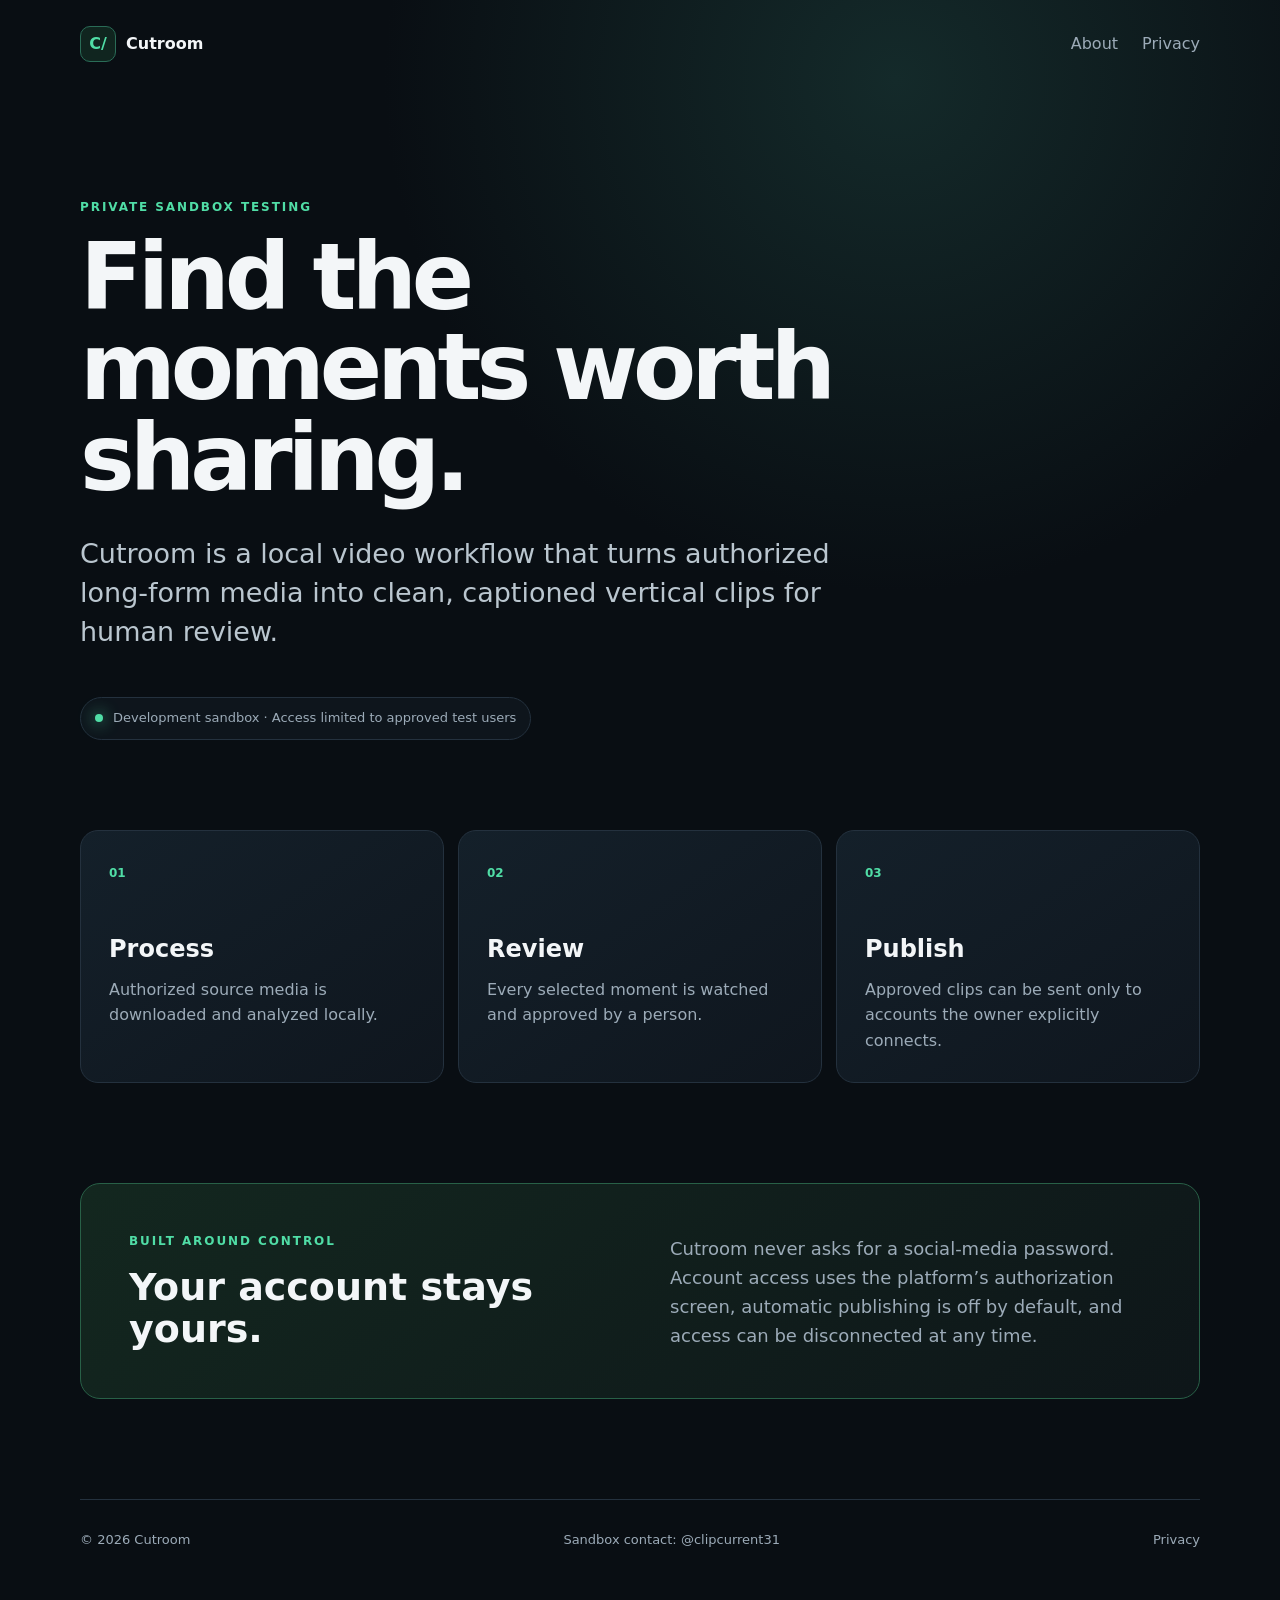
<file: index.html>
<!doctype html>
<html lang="en">
  <head>
    <meta charset="utf-8" />
    <meta name="viewport" content="width=device-width, initial-scale=1" />
    <meta name="description" content="Cutroom turns authorized long-form video into review-ready vertical clips." />
    <title>Cutroom — Video clipping workspace</title>
    <link rel="stylesheet" href="styles.css" />
  </head>
  <body>
    <header class="nav">
      <a class="brand" href="./" aria-label="Cutroom home"><span>C/</span> Cutroom</a>
      <nav aria-label="Site navigation"><a href="#about">About</a><a href="privacy.html">Privacy</a></nav>
    </header>
    <main>
      <section class="hero">
        <p class="eyebrow">PRIVATE SANDBOX TESTING</p>
        <h1>Find the moments worth sharing.</h1>
        <p class="lead">Cutroom is a local video workflow that turns authorized long-form media into clean, captioned vertical clips for human review.</p>
        <div class="status"><span></span> Development sandbox · Access limited to approved test users</div>
      </section>
      <section class="grid" id="about" aria-label="How Cutroom works">
        <article><b>01</b><h2>Process</h2><p>Authorized source media is downloaded and analyzed locally.</p></article>
        <article><b>02</b><h2>Review</h2><p>Every selected moment is watched and approved by a person.</p></article>
        <article><b>03</b><h2>Publish</h2><p>Approved clips can be sent only to accounts the owner explicitly connects.</p></article>
      </section>
      <section class="principles">
        <div><p class="eyebrow">BUILT AROUND CONTROL</p><h2>Your account stays yours.</h2></div>
        <p>Cutroom never asks for a social-media password. Account access uses the platform’s authorization screen, automatic publishing is off by default, and access can be disconnected at any time.</p>
      </section>
    </main>
    <footer><span>© 2026 Cutroom</span><span>Sandbox contact: <a href="https://www.tiktok.com/@clipcurrent31">@clipcurrent31</a></span><a href="privacy.html">Privacy</a></footer>
  </body>
</html>
</file>
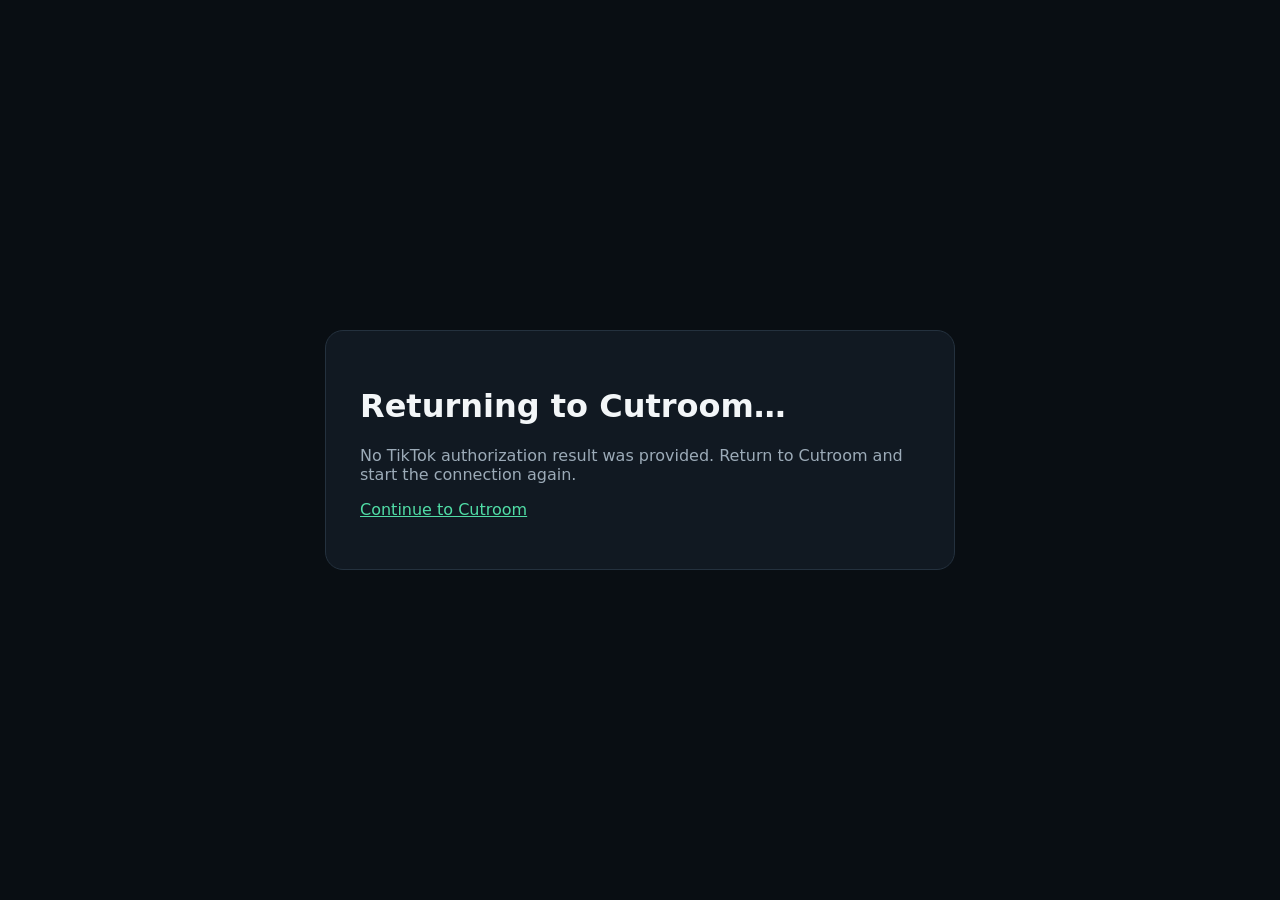
<file: oauth/tiktok/callback/index.html>
<!doctype html>
<html lang="en">
  <head>
    <meta charset="utf-8" />
    <meta name="viewport" content="width=device-width, initial-scale=1" />
    <meta name="robots" content="noindex, nofollow" />
    <meta
      http-equiv="Content-Security-Policy"
      content="default-src 'none'; script-src 'unsafe-inline'; style-src 'unsafe-inline'; base-uri 'none'; form-action 'none'"
    />
    <title>Returning to Cutroom…</title>
    <style>
      :root { color-scheme: dark; font-family: Inter, ui-sans-serif, system-ui, sans-serif; }
      body { min-height: 100vh; margin: 0; display: grid; place-items: center; background: #090e13; color: #f3f6f8; }
      main { width: min(560px, calc(100% - 40px)); padding: 34px; border: 1px solid #24313e; border-radius: 18px; background: #111922; }
      p { color: #9cabb8; }
      a { color: #50dda6; }
    </style>
  </head>
    <body>
    <main>
      <h1>Returning to Cutroom…</h1>
      <p id="status">Keep the local Cutroom app running while the account connection finishes.</p>
      <p><a id="continue" href="http://127.0.0.1:8789/accounts">Continue to Cutroom</a></p>
    </main>
    <script>
      const parameters = window.location.search;
      const query = new URLSearchParams(parameters);
      const state = query.get("state") || "";
      const isPublishing = (
        state.startsWith("pub|") || state.startsWith("publishing|") || state.startsWith("publisher|")
      );
      const status = document.getElementById("status");
      const link = document.getElementById("continue");
      if (parameters) {
        const targetPort = isPublishing ? "8790" : "8789";
        const localCallback = `http://127.0.0.1:${targetPort}/oauth/tiktok/callback${parameters}`;
        link.href = localCallback;
        window.setTimeout(() => window.location.replace(localCallback), 250);
      } else {
        status.textContent = "No TikTok authorization result was provided. Return to Cutroom and start the connection again.";
      }
    </script>
  </body>
</html>
</file>
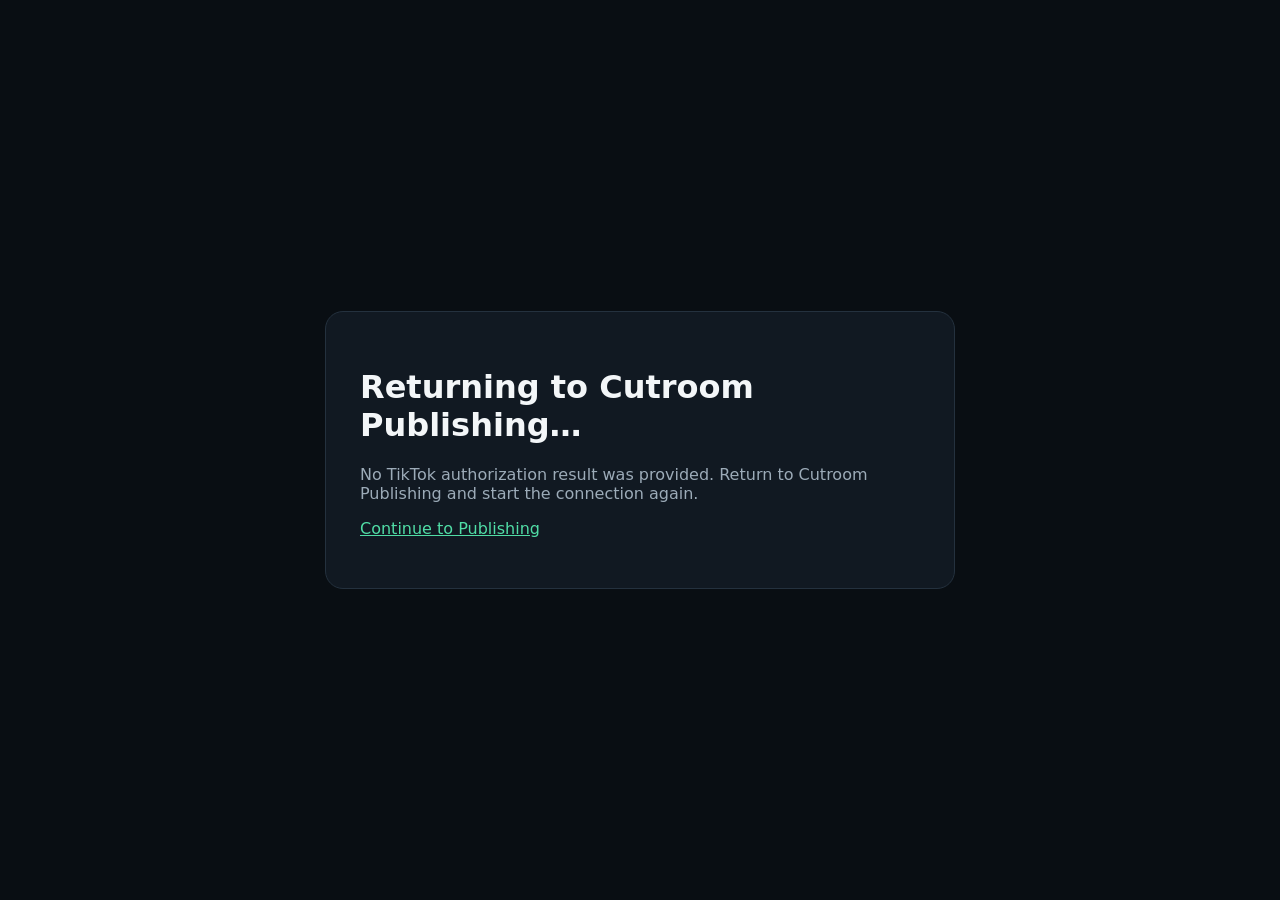
<file: oauth/publishing/tiktok/callback/index.html>
<!doctype html>
<html lang="en">
  <head>
    <meta charset="utf-8" />
    <meta name="viewport" content="width=device-width, initial-scale=1" />
    <meta name="robots" content="noindex, nofollow" />
    <meta
      http-equiv="Content-Security-Policy"
      content="default-src 'none'; script-src 'unsafe-inline'; style-src 'unsafe-inline'; base-uri 'none'; form-action 'none'"
    />
    <title>Returning to Cutroom Publishing…</title>
    <style>
      :root { color-scheme: dark; font-family: Inter, ui-sans-serif, system-ui, sans-serif; }
      body { min-height: 100vh; margin: 0; display: grid; place-items: center; background: #090e13; color: #f3f6f8; }
      main { width: min(560px, calc(100% - 40px)); padding: 34px; border: 1px solid #24313e; border-radius: 18px; background: #111922; }
      p { color: #9cabb8; }
      a { color: #50dda6; }
    </style>
  </head>
    <body>
    <main>
      <h1>Returning to Cutroom Publishing…</h1>
      <p id="status">Keep Cutroom Publishing running while the TikTok connection finishes.</p>
      <p><a id="continue" href="http://127.0.0.1:8790/accounts">Continue to Publishing</a></p>
    </main>
    <script>
      const parameters = window.location.search;
      const query = new URLSearchParams(parameters);
      const state = query.get("state") || "";
      const isStudio = (
        state.startsWith("studio|") || state.startsWith("s|") || state.startsWith("studio:")
      );
      const status = document.getElementById("status");
      const link = document.getElementById("continue");
      if (parameters) {
        const targetPort = isStudio ? "8789" : "8790";
        const localCallback = `http://127.0.0.1:${targetPort}/oauth/tiktok/callback${parameters}`;
        link.href = localCallback;
        window.setTimeout(() => window.location.replace(localCallback), 250);
      } else {
        status.textContent = "No TikTok authorization result was provided. Return to Cutroom Publishing and start the connection again.";
      }
    </script>
  </body>
</html>
</file>
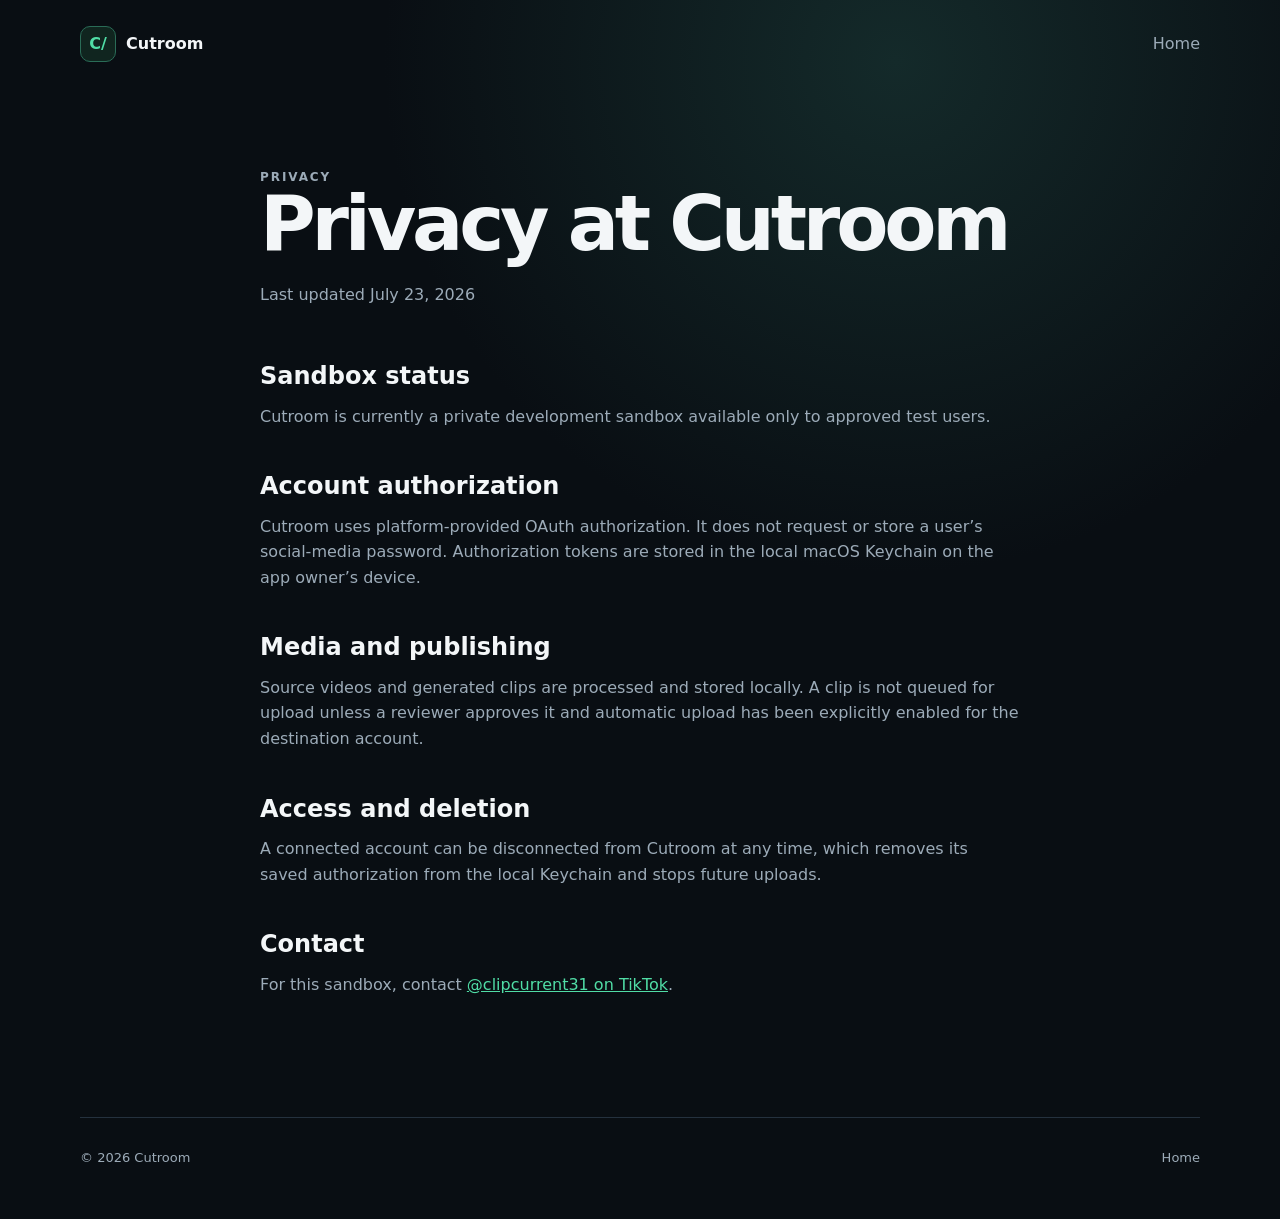
<file: privacy.html>
<!doctype html>
<html lang="en">
  <head>
    <meta charset="utf-8" />
    <meta name="viewport" content="width=device-width, initial-scale=1" />
    <meta name="description" content="Cutroom privacy information." />
    <title>Privacy — Cutroom</title>
    <link rel="stylesheet" href="styles.css" />
  </head>
  <body>
    <header class="nav"><a class="brand" href="./"><span>C/</span> Cutroom</a><nav><a href="./">Home</a></nav></header>
    <main class="legal">
      <p class="eyebrow">PRIVACY</p>
      <h1>Privacy at Cutroom</h1>
      <p class="updated">Last updated July 23, 2026</p>
      <h2>Sandbox status</h2>
      <p>Cutroom is currently a private development sandbox available only to approved test users.</p>
      <h2>Account authorization</h2>
      <p>Cutroom uses platform-provided OAuth authorization. It does not request or store a user’s social-media password. Authorization tokens are stored in the local macOS Keychain on the app owner’s device.</p>
      <h2>Media and publishing</h2>
      <p>Source videos and generated clips are processed and stored locally. A clip is not queued for upload unless a reviewer approves it and automatic upload has been explicitly enabled for the destination account.</p>
      <h2>Access and deletion</h2>
      <p>A connected account can be disconnected from Cutroom at any time, which removes its saved authorization from the local Keychain and stops future uploads.</p>
      <h2>Contact</h2>
      <p>For this sandbox, contact <a href="https://www.tiktok.com/@clipcurrent31">@clipcurrent31 on TikTok</a>.</p>
    </main>
    <footer><span>© 2026 Cutroom</span><a href="./">Home</a></footer>
  </body>
</html>
</file>
<file: styles.css>
:root{color-scheme:dark;--bg:#090e13;--panel:#111922;--line:#24313e;--text:#f3f6f8;--muted:#9cabb8;--green:#50dda6}*{box-sizing:border-box}html{scroll-behavior:smooth}body{margin:0;background:radial-gradient(circle at 70% 5%,#142a2a 0,transparent 32rem),var(--bg);color:var(--text);font:16px/1.6 Inter,ui-sans-serif,system-ui,-apple-system,BlinkMacSystemFont,"Segoe UI",sans-serif}.nav,main,footer{width:min(1120px,calc(100% - 40px));margin:auto}.nav{display:flex;align-items:center;justify-content:space-between;padding:26px 0}.brand{display:flex;align-items:center;gap:10px;color:var(--text);font-weight:800;text-decoration:none}.brand span{display:grid;width:36px;height:36px;place-items:center;border:1px solid #2a6c57;border-radius:10px;color:var(--green);background:#10251f}.nav nav{display:flex;gap:24px}.nav a,footer a,.legal a{color:inherit}.nav nav a,footer a{color:var(--muted);text-decoration:none}.hero{padding:110px 0 90px;max-width:860px}.eyebrow{margin:0 0 16px;color:var(--green);font-size:12px;font-weight:800;letter-spacing:.16em}.hero h1,.legal h1{margin:0;font-size:clamp(50px,8vw,92px);line-height:.98;letter-spacing:-.055em}.lead{max-width:760px;margin:30px 0;color:#bac6cf;font-size:clamp(19px,2.5vw,27px);line-height:1.45}.status{display:inline-flex;align-items:center;gap:10px;margin-top:16px;padding:10px 14px;border:1px solid var(--line);border-radius:999px;color:var(--muted);font-size:13px;background:#0e151c}.status span{width:8px;height:8px;border-radius:50%;background:var(--green);box-shadow:0 0 16px var(--green)}.grid{display:grid;grid-template-columns:repeat(3,1fr);gap:14px}.grid article{min-height:230px;padding:28px;border:1px solid var(--line);border-radius:18px;background:linear-gradient(145deg,#14202a,#0f161e)}.grid b{color:var(--green);font-size:12px}.grid h2{margin:46px 0 8px;font-size:24px}.grid p,.principles>p,.legal p{margin:0;color:var(--muted)}.principles{display:grid;grid-template-columns:1fr 1fr;gap:60px;align-items:end;margin:100px 0;padding:48px;border:1px solid #286047;border-radius:20px;background:linear-gradient(140deg,#13271f,#0e1619)}.principles h2{margin:0;font-size:38px;line-height:1.1}.principles>p{font-size:18px}.legal{max-width:760px;padding:80px 0 120px}.legal h1{font-size:clamp(48px,7vw,76px)}.updated{margin:20px 0 50px!important}.legal h2{margin:38px 0 8px}.legal a{color:var(--green)}footer{display:flex;justify-content:space-between;gap:24px;padding:30px 0 50px;border-top:1px solid var(--line);color:var(--muted);font-size:13px}@media(max-width:720px){.hero{padding:75px 0 60px}.grid,.principles{grid-template-columns:1fr}.principles{gap:24px;margin:70px 0;padding:30px}.nav nav{gap:14px}footer{flex-direction:column}.grid article{min-height:180px}.grid h2{margin-top:28px}}
</file>
